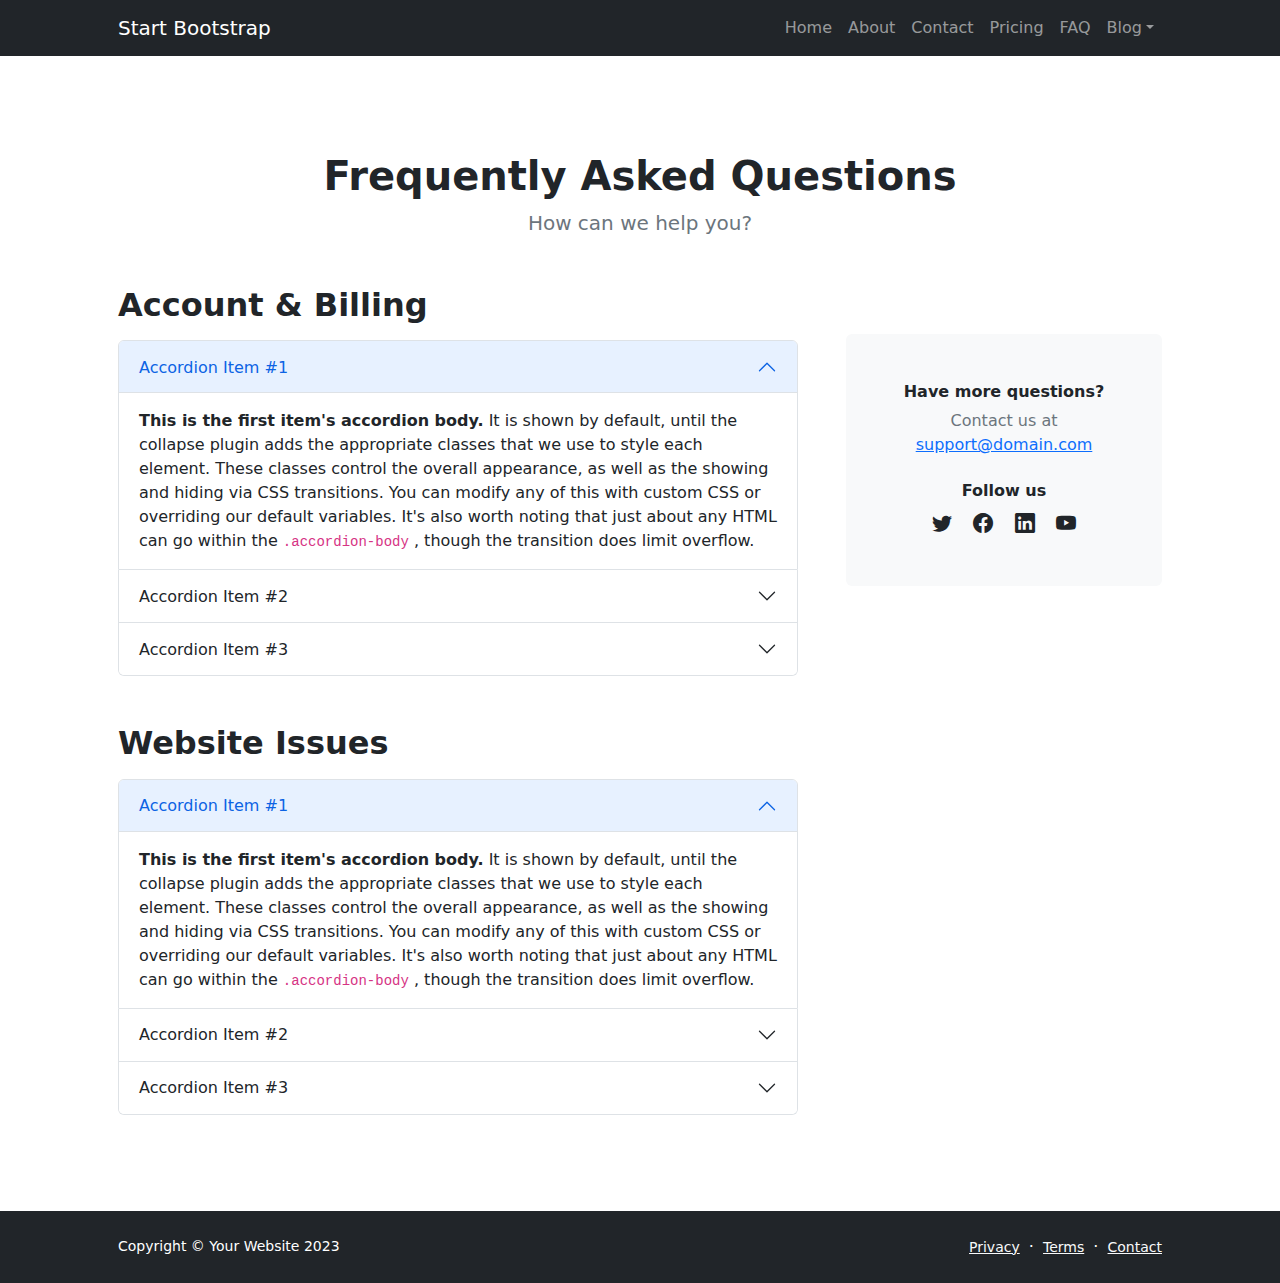
<file: faq.html>
<!DOCTYPE html>
<html lang="en">

<head>
    <meta charset="utf-8" />
    <meta name="viewport" content="width=device-width, initial-scale=1, shrink-to-fit=no" />
    <meta name="description" content="" />
    <meta name="author" content="" />
    <title>Modern Business - Start Bootstrap Template</title>
    <!-- Favicon-->
    <link rel="icon" type="image/x-icon" href="assets/favicon.ico" />
    <!-- Bootstrap icons-->
    <link href="https://cdn.jsdelivr.net/npm/bootstrap-icons@1.5.0/font/bootstrap-icons.css" rel="stylesheet" />
    <!-- Core theme CSS (includes Bootstrap)-->
    <link href="css/styles.css" rel="stylesheet" />
</head>

<body class="d-flex flex-column h-100">
    <main class="flex-shrink-0">
        <!-- Navigation-->
        <nav class="navbar navbar-expand-lg navbar-dark bg-dark">
            <div class="container px-5">
                <a class="navbar-brand" href="index.html">Start Bootstrap</a>
                <button class="navbar-toggler" type="button" data-bs-toggle="collapse"
                    data-bs-target="#navbarSupportedContent" aria-controls="navbarSupportedContent"
                    aria-expanded="false" aria-label="Toggle navigation"><span
                        class="navbar-toggler-icon"></span></button>
                <div class="collapse navbar-collapse" id="navbarSupportedContent">
                    <ul class="navbar-nav ms-auto mb-2 mb-lg-0">
                        <li class="nav-item"><a class="nav-link" href="index.html">Home</a></li>
                        <li class="nav-item"><a class="nav-link" href="about.html">About</a></li>
                        <li class="nav-item"><a class="nav-link" href="contact.html">Contact</a></li>
                        <li class="nav-item"><a class="nav-link" href="pricing.html">Pricing</a></li>
                        <li class="nav-item"><a class="nav-link" href="faq.html">FAQ</a></li>
                        <li class="nav-item dropdown">
                            <a class="nav-link dropdown-toggle" id="navbarDropdownBlog" href="#" role="button"
                                data-bs-toggle="dropdown" aria-expanded="false">Blog</a>
                            <ul class="dropdown-menu dropdown-menu-end" aria-labelledby="navbarDropdownBlog">
                                <li><a class="dropdown-item" href="blog-home.html">Blog Home</a></li>
                                <li><a class="dropdown-item" href="blog-post.html">Blog Post</a></li>
                            </ul>
                        </li>

                    </ul>
                </div>
            </div>
        </nav>
        <!-- Page Content-->
        <section class="py-5">
            <div class="container px-5 my-5">
                <div class="text-center mb-5">
                    <h1 class="fw-bolder">Frequently Asked Questions</h1>
                    <p class="lead fw-normal text-muted mb-0">How can we help you?</p>
                </div>
                <div class="row gx-5">
                    <div class="col-xl-8">
                        <!-- FAQ Accordion 1-->
                        <h2 class="fw-bolder mb-3">Account &amp; Billing</h2>
                        <div class="accordion mb-5" id="accordionExample">
                            <div class="accordion-item">
                                <h3 class="accordion-header" id="headingOne"><button class="accordion-button"
                                        type="button" data-bs-toggle="collapse" data-bs-target="#collapseOne"
                                        aria-expanded="true" aria-controls="collapseOne">Accordion Item #1</button></h3>
                                <div class="accordion-collapse collapse show" id="collapseOne"
                                    aria-labelledby="headingOne" data-bs-parent="#accordionExample">
                                    <div class="accordion-body">
                                        <strong>This is the first item's accordion body.</strong>
                                        It is shown by default, until the collapse plugin adds the appropriate classes
                                        that we use to style each element. These classes control the overall appearance,
                                        as well as the showing and hiding via CSS transitions. You can modify any of
                                        this with custom CSS or overriding our default variables. It's also worth noting
                                        that just about any HTML can go within the
                                        <code>.accordion-body</code>
                                        , though the transition does limit overflow.
                                    </div>
                                </div>
                            </div>
                            <div class="accordion-item">
                                <h3 class="accordion-header" id="headingTwo"><button class="accordion-button collapsed"
                                        type="button" data-bs-toggle="collapse" data-bs-target="#collapseTwo"
                                        aria-expanded="false" aria-controls="collapseTwo">Accordion Item #2</button>
                                </h3>
                                <div class="accordion-collapse collapse" id="collapseTwo" aria-labelledby="headingTwo"
                                    data-bs-parent="#accordionExample">
                                    <div class="accordion-body">
                                        <strong>This is the second item's accordion body.</strong>
                                        It is hidden by default, until the collapse plugin adds the appropriate classes
                                        that we use to style each element. These classes control the overall appearance,
                                        as well as the showing and hiding via CSS transitions. You can modify any of
                                        this with custom CSS or overriding our default variables. It's also worth noting
                                        that just about any HTML can go within the
                                        <code>.accordion-body</code>
                                        , though the transition does limit overflow.
                                    </div>
                                </div>
                            </div>
                            <div class="accordion-item">
                                <h3 class="accordion-header" id="headingThree"><button
                                        class="accordion-button collapsed" type="button" data-bs-toggle="collapse"
                                        data-bs-target="#collapseThree" aria-expanded="false"
                                        aria-controls="collapseThree">Accordion Item #3</button></h3>
                                <div class="accordion-collapse collapse" id="collapseThree"
                                    aria-labelledby="headingThree" data-bs-parent="#accordionExample">
                                    <div class="accordion-body">
                                        <strong>This is the third item's accordion body.</strong>
                                        It is hidden by default, until the collapse plugin adds the appropriate classes
                                        that we use to style each element. These classes control the overall appearance,
                                        as well as the showing and hiding via CSS transitions. You can modify any of
                                        this with custom CSS or overriding our default variables. It's also worth noting
                                        that just about any HTML can go within the
                                        <code>.accordion-body</code>
                                        , though the transition does limit overflow.
                                    </div>
                                </div>
                            </div>
                        </div>
                        <!-- FAQ Accordion 2-->
                        <h2 class="fw-bolder mb-3">Website Issues</h2>
                        <div class="accordion mb-5 mb-xl-0" id="accordionExample2">
                            <div class="accordion-item">
                                <h3 class="accordion-header" id="headingOne"><button class="accordion-button"
                                        type="button" data-bs-toggle="collapse" data-bs-target="#collapseOne2"
                                        aria-expanded="true" aria-controls="collapseOne2">Accordion Item #1</button>
                                </h3>
                                <div class="accordion-collapse collapse show" id="collapseOne2"
                                    aria-labelledby="headingOne" data-bs-parent="#accordionExample2">
                                    <div class="accordion-body">
                                        <strong>This is the first item's accordion body.</strong>
                                        It is shown by default, until the collapse plugin adds the appropriate classes
                                        that we use to style each element. These classes control the overall appearance,
                                        as well as the showing and hiding via CSS transitions. You can modify any of
                                        this with custom CSS or overriding our default variables. It's also worth noting
                                        that just about any HTML can go within the
                                        <code>.accordion-body</code>
                                        , though the transition does limit overflow.
                                    </div>
                                </div>
                            </div>
                            <div class="accordion-item">
                                <h3 class="accordion-header" id="headingTwo"><button class="accordion-button collapsed"
                                        type="button" data-bs-toggle="collapse" data-bs-target="#collapseTwo2"
                                        aria-expanded="false" aria-controls="collapseTwo2">Accordion Item #2</button>
                                </h3>
                                <div class="accordion-collapse collapse" id="collapseTwo2" aria-labelledby="headingTwo"
                                    data-bs-parent="#accordionExample2">
                                    <div class="accordion-body">
                                        <strong>This is the second item's accordion body.</strong>
                                        It is hidden by default, until the collapse plugin adds the appropriate classes
                                        that we use to style each element. These classes control the overall appearance,
                                        as well as the showing and hiding via CSS transitions. You can modify any of
                                        this with custom CSS or overriding our default variables. It's also worth noting
                                        that just about any HTML can go within the
                                        <code>.accordion-body</code>
                                        , though the transition does limit overflow.
                                    </div>
                                </div>
                            </div>
                            <div class="accordion-item">
                                <h3 class="accordion-header" id="headingThree"><button
                                        class="accordion-button collapsed" type="button" data-bs-toggle="collapse"
                                        data-bs-target="#collapseThree2" aria-expanded="false"
                                        aria-controls="collapseThree2">Accordion Item #3</button></h3>
                                <div class="accordion-collapse collapse" id="collapseThree2"
                                    aria-labelledby="headingThree" data-bs-parent="#accordionExample2">
                                    <div class="accordion-body">
                                        <strong>This is the third item's accordion body.</strong>
                                        It is hidden by default, until the collapse plugin adds the appropriate classes
                                        that we use to style each element. These classes control the overall appearance,
                                        as well as the showing and hiding via CSS transitions. You can modify any of
                                        this with custom CSS or overriding our default variables. It's also worth noting
                                        that just about any HTML can go within the
                                        <code>.accordion-body</code>
                                        , though the transition does limit overflow.
                                    </div>
                                </div>
                            </div>
                        </div>
                    </div>
                    <div class="col-xl-4">
                        <div class="card border-0 bg-light mt-xl-5">
                            <div class="card-body p-4 py-lg-5">
                                <div class="d-flex align-items-center justify-content-center">
                                    <div class="text-center">
                                        <div class="h6 fw-bolder">Have more questions?</div>
                                        <p class="text-muted mb-4">
                                            Contact us at
                                            <br />
                                            <a href="#!">support@domain.com</a>
                                        </p>
                                        <div class="h6 fw-bolder">Follow us</div>
                                        <a class="fs-5 px-2 link-dark" href="#!"><i class="bi-twitter"></i></a>
                                        <a class="fs-5 px-2 link-dark" href="#!"><i class="bi-facebook"></i></a>
                                        <a class="fs-5 px-2 link-dark" href="#!"><i class="bi-linkedin"></i></a>
                                        <a class="fs-5 px-2 link-dark" href="#!"><i class="bi-youtube"></i></a>
                                    </div>
                                </div>
                            </div>
                        </div>
                    </div>
                </div>
            </div>
        </section>
    </main>
    <!-- Footer-->
    <footer class="bg-dark py-4 mt-auto">
        <div class="container px-5">
            <div class="row align-items-center justify-content-between flex-column flex-sm-row">
                <div class="col-auto">
                    <div class="small m-0 text-white">Copyright &copy; Your Website 2023</div>
                </div>
                <div class="col-auto">
                    <a class="link-light small" href="#!">Privacy</a>
                    <span class="text-white mx-1">&middot;</span>
                    <a class="link-light small" href="#!">Terms</a>
                    <span class="text-white mx-1">&middot;</span>
                    <a class="link-light small" href="#!">Contact</a>
                </div>
            </div>
        </div>
    </footer>
    <!-- Bootstrap core JS-->
    <script src="https://cdn.jsdelivr.net/npm/bootstrap@5.2.3/dist/js/bootstrap.bundle.min.js"></script>
    <!-- Core theme JS-->
    <script src="js/scripts.js"></script>
</body>

</html>
</file>
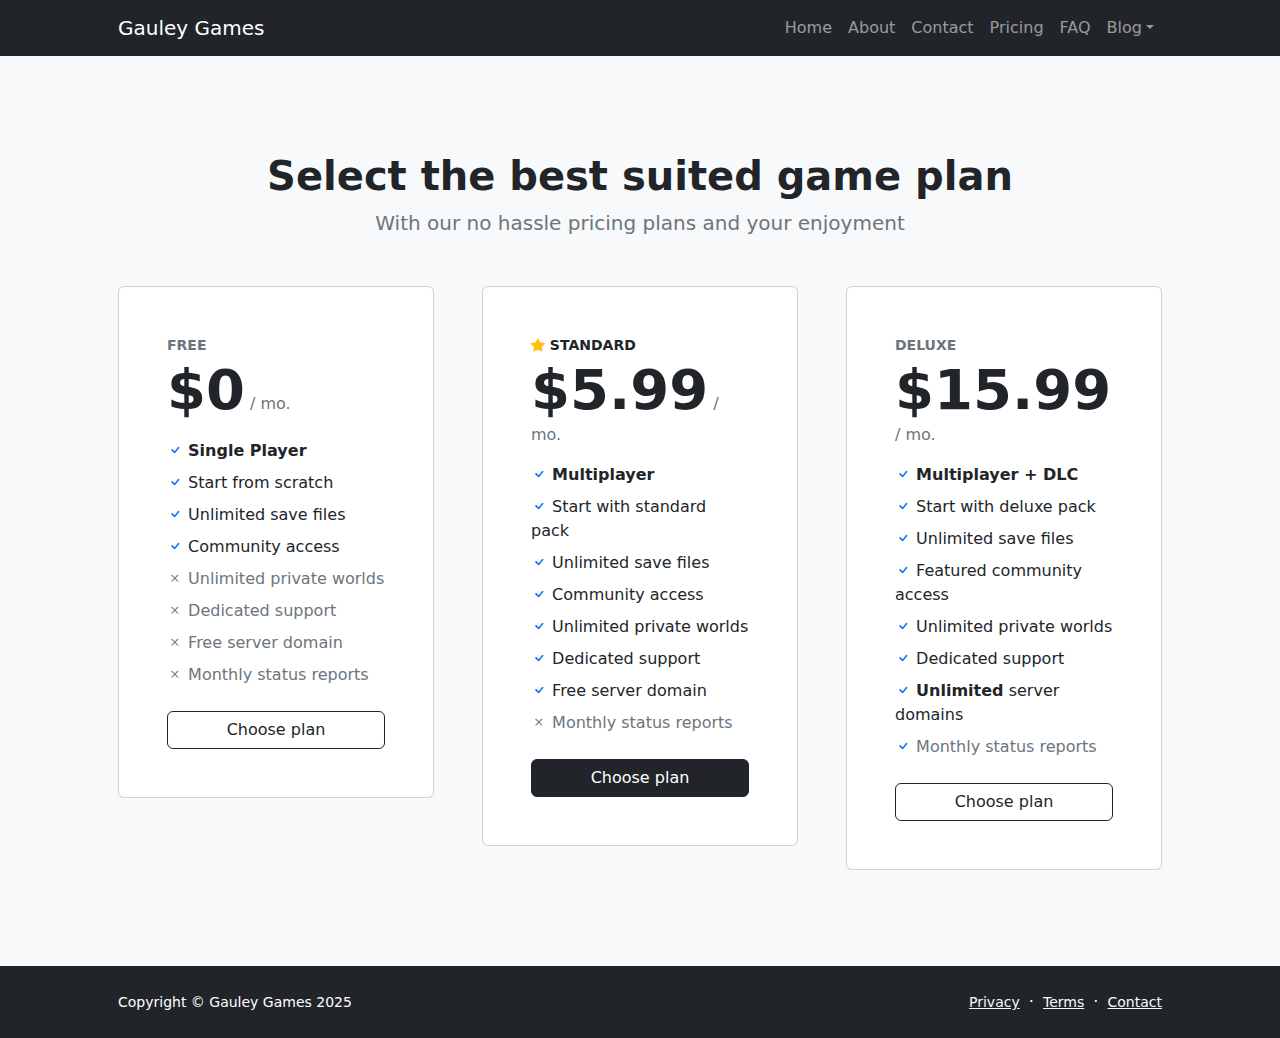
<file: pricing.html>
<!DOCTYPE html>
<html lang="en">

<head>
    <meta charset="utf-8" />
    <meta name="viewport" content="width=device-width, initial-scale=1, shrink-to-fit=no" />
    <meta name="description" content="" />
    <meta name="author" content="" />
    <title>Gauley Games</title>
    <!-- Favicon-->
    <link rel="icon" type="image/x-icon" href="assets/logo.png" />
    <!-- Bootstrap icons-->
    <link href="https://cdn.jsdelivr.net/npm/bootstrap-icons@1.5.0/font/bootstrap-icons.css" rel="stylesheet" />
    <!-- Core theme CSS (includes Bootstrap)-->
    <link href="css/styles.css" rel="stylesheet" />
</head>

<body class="d-flex flex-column">
    <main class="flex-shrink-0">
        <!-- Navigation-->
        <nav class="navbar navbar-expand-lg navbar-dark bg-dark">
            <div class="container px-5">
                <a class="navbar-brand" href="index.html">Gauley Games</a>
                <button class="navbar-toggler" type="button" data-bs-toggle="collapse"
                    data-bs-target="#navbarSupportedContent" aria-controls="navbarSupportedContent"
                    aria-expanded="false" aria-label="Toggle navigation"><span
                        class="navbar-toggler-icon"></span></button>
                <div class="collapse navbar-collapse" id="navbarSupportedContent">
                    <ul class="navbar-nav ms-auto mb-2 mb-lg-0">
                        <li class="nav-item"><a class="nav-link" href="index.html">Home</a></li>
                        <li class="nav-item"><a class="nav-link" href="about.html">About</a></li>
                        <li class="nav-item"><a class="nav-link" href="contact.html">Contact</a></li>
                        <li class="nav-item"><a class="nav-link" href="pricing.html">Pricing</a></li>
                        <li class="nav-item"><a class="nav-link" href="faq.html">FAQ</a></li>
                        <li class="nav-item dropdown">
                            <a class="nav-link dropdown-toggle" id="navbarDropdownBlog" href="#" role="button"
                                data-bs-toggle="dropdown" aria-expanded="false">Blog</a>
                            <ul class="dropdown-menu dropdown-menu-end" aria-labelledby="navbarDropdownBlog">
                                <li><a class="dropdown-item" href="blog-home.html">Blog Home</a></li>
                                <li><a class="dropdown-item" href="blog-post.html">Blog Post</a></li>
                            </ul>
                        </li>

                    </ul>
                </div>
            </div>
        </nav>
        <!-- Pricing section-->
        <section class="bg-light py-5">
            <div class="container px-5 my-5">
                <div class="text-center mb-5">
                    <h1 class="fw-bolder">Select the best suited game plan</h1>
                    <p class="lead fw-normal text-muted mb-0">With our no hassle pricing plans and your enjoyment</p>
                </div>
                <div class="row gx-5 justify-content-center">
                    <!-- Pricing card free-->
                    <div class="col-lg-6 col-xl-4">
                        <div class="card mb-5 mb-xl-0">
                            <div class="card-body p-5">
                                <div class="small text-uppercase fw-bold text-muted">Free</div>
                                <div class="mb-3">
                                    <span class="display-4 fw-bold">$0</span>
                                    <span class="text-muted">/ mo.</span>
                                </div>
                                <ul class="list-unstyled mb-4">
                                    <li class="mb-2">
                                        <i class="bi bi-check text-primary"></i>
                                        <strong>Single Player</strong>
                                    </li>
                                    <li class="mb-2">
                                        <i class="bi bi-check text-primary"></i>
                                        Start from scratch
                                    </li>
                                    <li class="mb-2">
                                        <i class="bi bi-check text-primary"></i>
                                        Unlimited save files
                                    </li>
                                    <li class="mb-2">
                                        <i class="bi bi-check text-primary"></i>
                                        Community access
                                    </li>
                                    <li class="mb-2 text-muted">
                                        <i class="bi bi-x"></i>
                                        Unlimited private worlds
                                    </li>
                                    <li class="mb-2 text-muted">
                                        <i class="bi bi-x"></i>
                                        Dedicated support
                                    </li>
                                    <li class="mb-2 text-muted">
                                        <i class="bi bi-x"></i>
                                        Free server domain
                                    </li>
                                    <li class="text-muted">
                                        <i class="bi bi-x"></i>
                                        Monthly status reports
                                    </li>
                                </ul>
                                <div class="d-grid"><a class="btn btn-outline-dark" href="#!">Choose plan</a></div>
                            </div>
                        </div>
                    </div>
                    <!-- Pricing card pro-->
                    <div class="col-lg-6 col-xl-4">
                        <div class="card mb-5 mb-xl-0">
                            <div class="card-body p-5">
                                <div class="small text-uppercase fw-bold">
                                    <i class="bi bi-star-fill text-warning"></i>
                                    Standard
                                </div>
                                <div class="mb-3">
                                    <span class="display-4 fw-bold">$5.99</span>
                                    <span class="text-muted">/ mo.</span>
                                </div>
                                <ul class="list-unstyled mb-4">
                                    <li class="mb-2">
                                        <i class="bi bi-check text-primary"></i>
                                        <strong>Multiplayer</strong>
                                    </li>
                                    <li class="mb-2">
                                        <i class="bi bi-check text-primary"></i>
                                        Start with standard pack
                                    </li>
                                    <li class="mb-2">
                                        <i class="bi bi-check text-primary"></i>
                                        Unlimited save files
                                    </li>
                                    <li class="mb-2">
                                        <i class="bi bi-check text-primary"></i>
                                        Community access
                                    </li>
                                    <li class="mb-2">
                                        <i class="bi bi-check text-primary"></i>
                                        Unlimited private worlds
                                    </li>
                                    <li class="mb-2">
                                        <i class="bi bi-check text-primary"></i>
                                        Dedicated support
                                    </li>
                                    <li class="mb-2">
                                        <i class="bi bi-check text-primary"></i>
                                        Free server domain
                                    </li>
                                    <li class="text-muted">
                                        <i class="bi bi-x"></i>
                                        Monthly status reports
                                    </li>
                                </ul>
                                <div class="d-grid"><a class="btn btn-dark" href="#!">Choose plan</a></div>
                            </div>
                        </div>
                    </div>
                    <!-- Pricing card enterprise-->
                    <div class="col-lg-6 col-xl-4">
                        <div class="card">
                            <div class="card-body p-5">
                                <div class="small text-uppercase fw-bold text-muted">Deluxe</div>
                                <div class="mb-3">
                                    <span class="display-4 fw-bold">$15.99</span>
                                    <span class="text-muted">/ mo.</span>
                                </div>
                                <ul class="list-unstyled mb-4">
                                    <li class="mb-2">
                                        <i class="bi bi-check text-primary"></i>
                                        <strong>Multiplayer + DLC</strong>
                                    </li>
                                    <li class="mb-2">
                                        <i class="bi bi-check text-primary"></i>
                                        Start with deluxe pack
                                    </li>
                                    <li class="mb-2">
                                        <i class="bi bi-check text-primary"></i>
                                        Unlimited save files
                                    </li>
                                    <li class="mb-2">
                                        <i class="bi bi-check text-primary"></i>
                                        Featured community access
                                    </li>
                                    <li class="mb-2">
                                        <i class="bi bi-check text-primary"></i>
                                        Unlimited private worlds
                                    </li>
                                    <li class="mb-2">
                                        <i class="bi bi-check text-primary"></i>
                                        Dedicated support
                                    </li>
                                    <li class="mb-2">
                                        <i class="bi bi-check text-primary"></i>
                                        <strong>Unlimited</strong>
                                        server domains
                                    </li>
                                    <li class="text-muted">
                                        <i class="bi bi-check text-primary"></i>
                                        Monthly status reports
                                    </li>
                                </ul>
                                <div class="d-grid"><a class="btn btn-outline-dark" href="#!">Choose plan</a></div>
                            </div>
                        </div>
                    </div>
                </div>
            </div>
        </section>
    </main>
    <!-- Footer-->
    <footer class="bg-dark py-4 mt-auto">
        <div class="container px-5">
            <div class="row align-items-center justify-content-between flex-column flex-sm-row">
                <div class="col-auto">
                    <div class="small m-0 text-white">Copyright &copy; Gauley Games 2025</div>
                </div>
                <div class="col-auto">
                    <a class="link-light small" href="#!">Privacy</a>
                    <span class="text-white mx-1">&middot;</span>
                    <a class="link-light small" href="#!">Terms</a>
                    <span class="text-white mx-1">&middot;</span>
                    <a class="link-light small" href="#!">Contact</a>
                </div>
            </div>
        </div>
    </footer>
    <!-- Bootstrap core JS-->
    <script src="https://cdn.jsdelivr.net/npm/bootstrap@5.2.3/dist/js/bootstrap.bundle.min.js"></script>
    <!-- Core theme JS-->
    <script src="js/scripts.js"></script>
</body>

</html>
</file>
